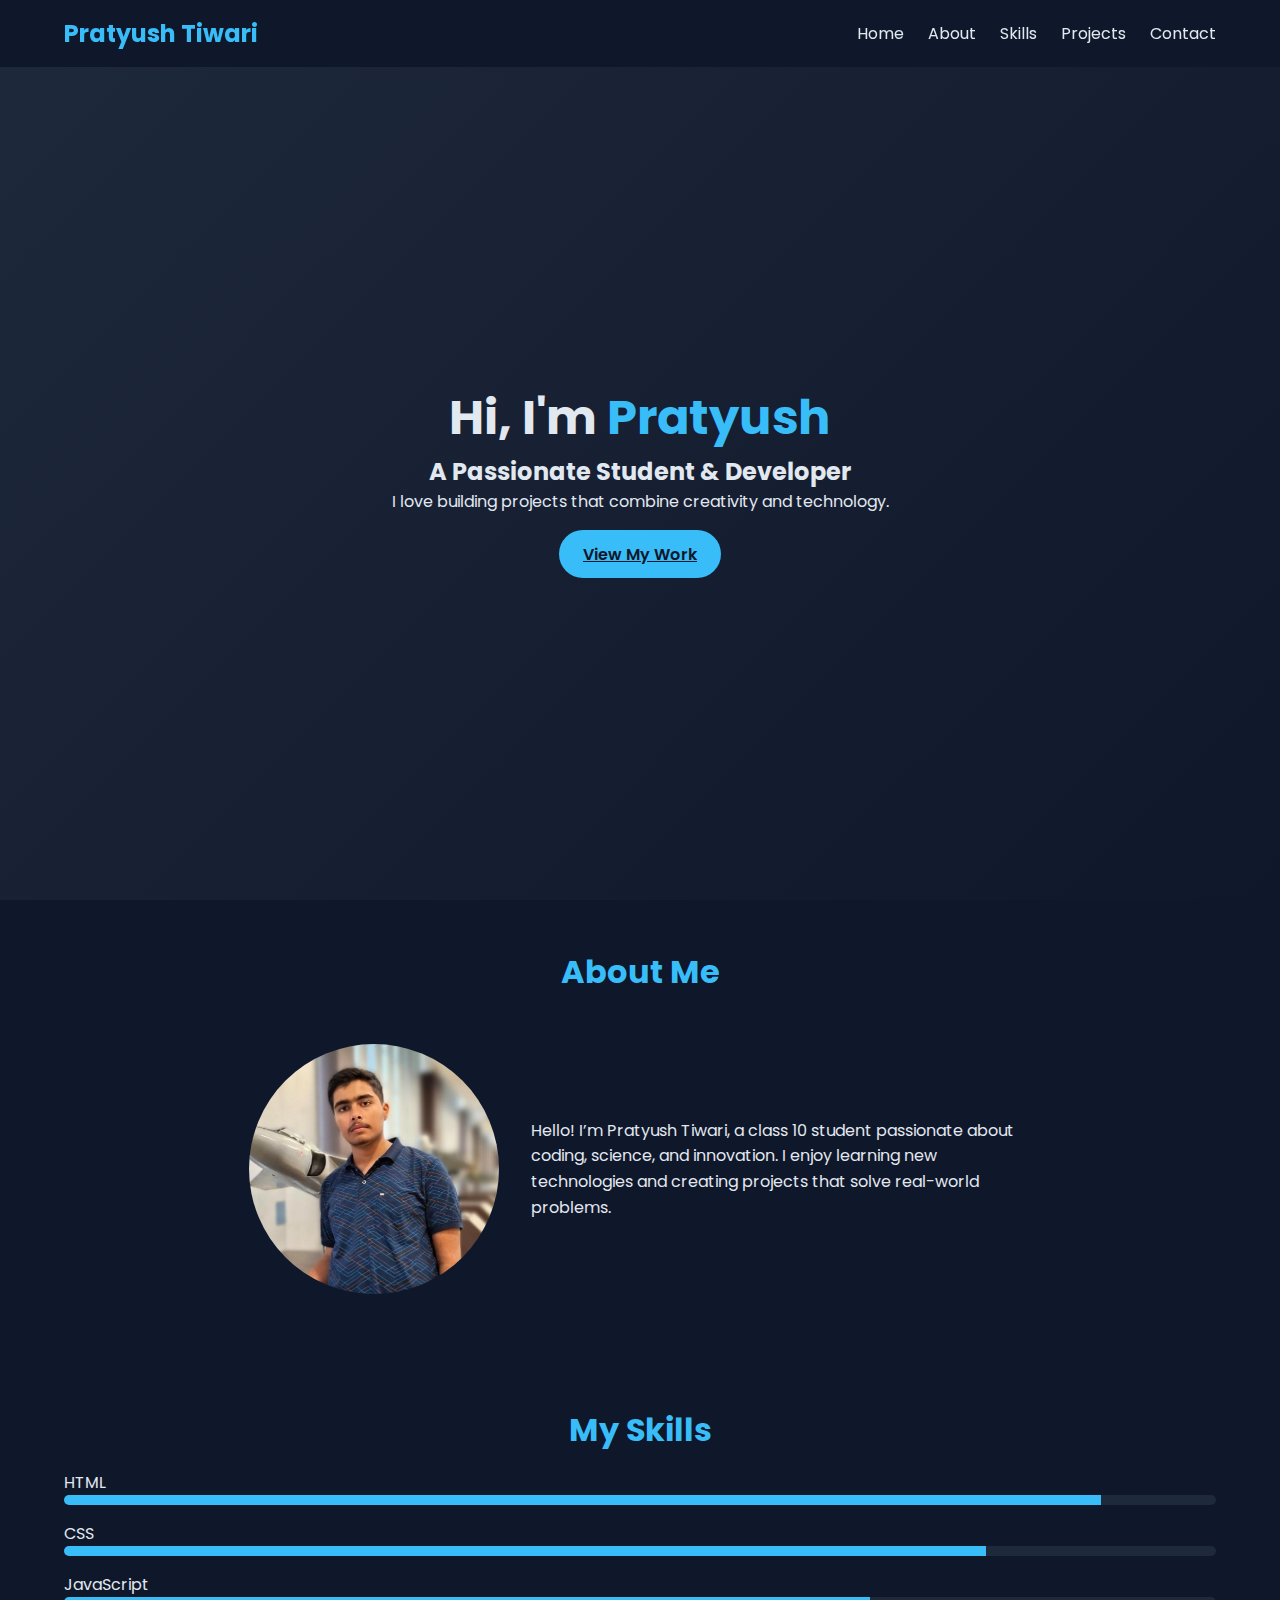
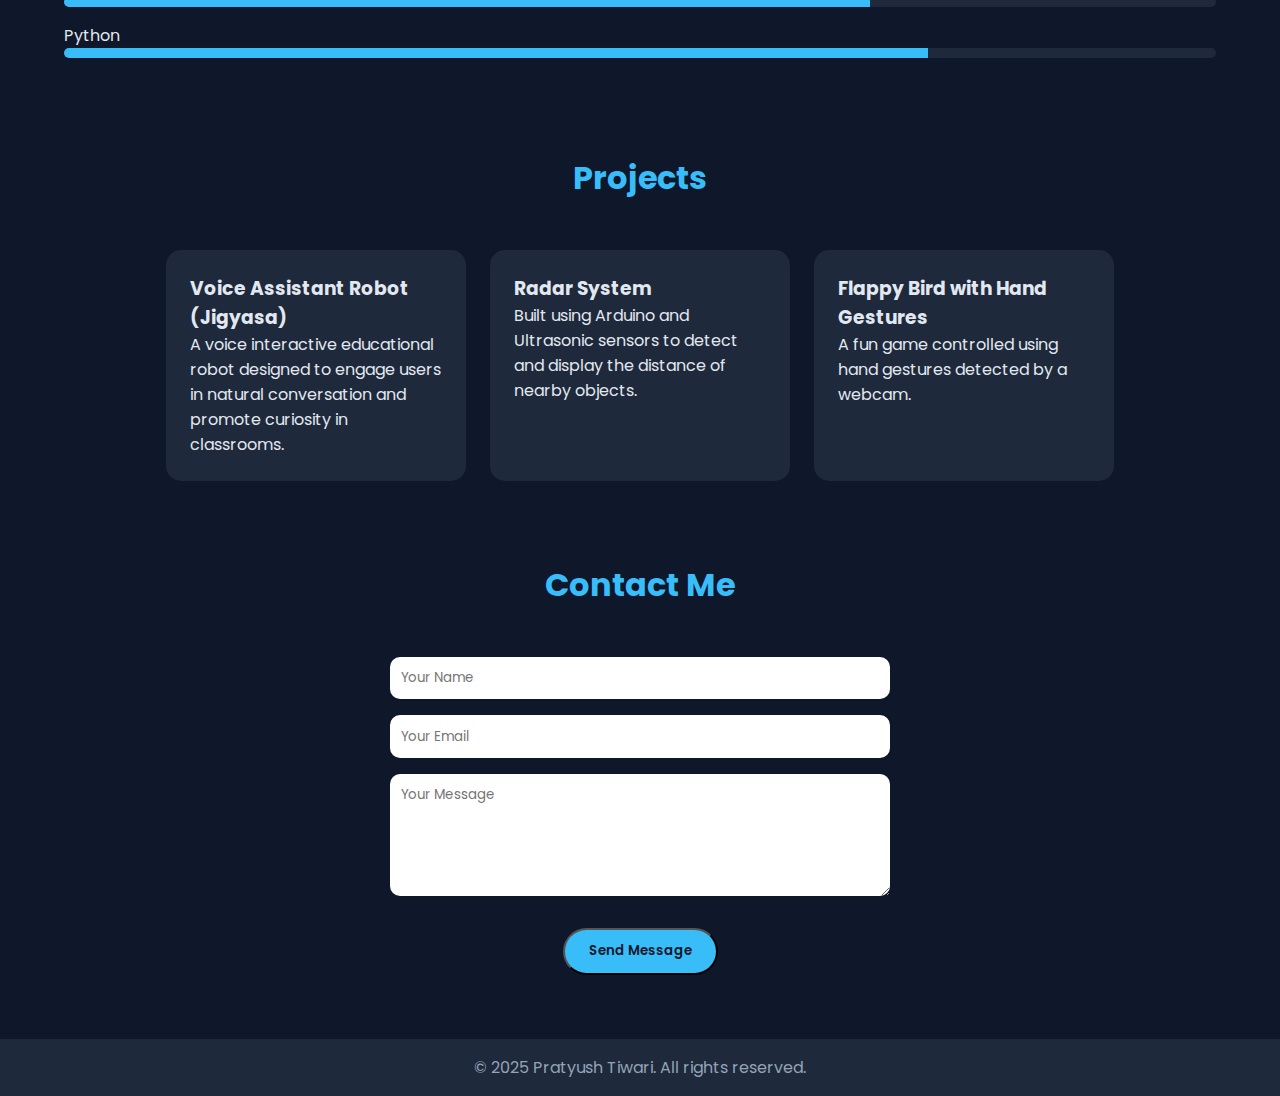
<file: index.html>
<!DOCTYPE html>
<html lang="en">
<head>
  <meta charset="UTF-8" />
  <meta name="viewport" content="width=device-width, initial-scale=1.0" />
  <title>Pratyush Tiwari | Portfolio</title>
  <link rel="stylesheet" href="style.css" />
</head>
<body>
  <header>
    <div class="logo">Pratyush Tiwari</div>
    <nav>
      <ul class="nav-links">
        <li><a href="#home">Home</a></li>
        <li><a href="#about">About</a></li>
        <li><a href="#skills">Skills</a></li>
        <li><a href="#projects">Projects</a></li>
        <li><a href="#contact">Contact</a></li>
      </ul>
    </nav>
  </header>

  <section id="home" class="home">
    <div class="home-content">
      <h1>Hi, I'm <span>Pratyush</span></h1>
      <h2>A Passionate Student & Developer</h2>
      <p>I love building projects that combine creativity and technology.</p>
      <a href="#projects" class="btn">View My Work</a>
    </div>
  </section>

  <section id="about" class="about">
    <h2 class="section-title">About Me</h2>
    <div class="about-container">
      <img src="WhatsApp Image 2025-06-14 at 14.13.31_a02c0e2b.jpg" alt="Profile Picture" />
      <div class="about-text">
        <p>
          Hello! I’m Pratyush Tiwari, a class 10 student passionate about
          coding, science, and innovation. I enjoy learning new technologies
          and creating projects that solve real-world problems.
        </p>
      </div>
    </div>
  </section>

  <section id="skills" class="skills">
    <h2 class="section-title">My Skills</h2>
    <div class="skill-bar">
      <p>HTML</p>
      <div class="bar"><span style="width: 90%;"></span></div>
    </div>
    <div class="skill-bar">
      <p>CSS</p>
      <div class="bar"><span style="width: 80%;"></span></div>
    </div>
    <div class="skill-bar">
      <p>JavaScript</p>
      <div class="bar"><span style="width: 70%;"></span></div>
    </div>
    <div class="skill-bar">
      <p>Python</p>
      <div class="bar"><span style="width: 75%;"></span></div>
    </div>
  </section>

  <section id="projects" class="projects">
    <h2 class="section-title">Projects</h2>
    <div class="project-container">
      <div class="project-card">
        <h3>Voice Assistant Robot (Jigyasa)</h3>
        <p>
          A voice interactive educational robot designed to engage users in
          natural conversation and promote curiosity in classrooms.
        </p>
      </div>
      <div class="project-card">
        <h3>Radar System</h3>
        <p>
          Built using Arduino and Ultrasonic sensors to detect and display the distance of nearby objects.
        </p>
        </p>
      </div>
      <div class="project-card">
        <h3>Flappy Bird with Hand Gestures</h3>
        <p>
          A fun game controlled using hand gestures detected by a webcam.
        </p>
      </div>
    </div>
  </section>

  <section id="contact" class="contact">
    <h2 class="section-title">Contact Me</h2>
    <form>
      <input type="text" placeholder="Your Name" required />
      <input type="email" placeholder="Your Email" required />
      <textarea placeholder="Your Message" rows="5" required></textarea>
      <button type="submit" class="btn">Send Message</button>
    </form>
  </section>

  <footer>
    <p>© 2025 Pratyush Tiwari. All rights reserved.</p>
  </footer>

  <script src="script.js"></script>
</body>
</html>
</file>
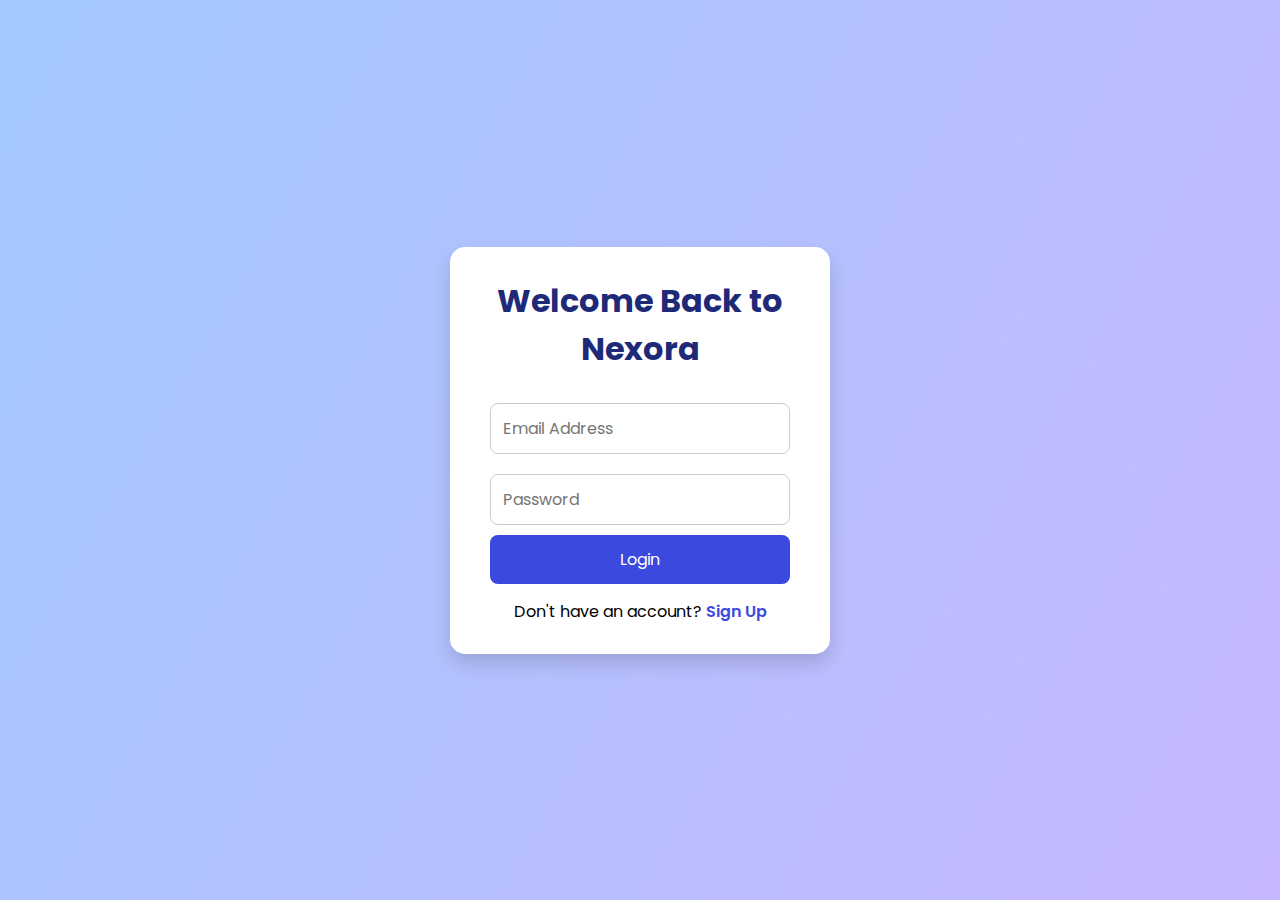
<file: login.html>
<!DOCTYPE html>
<html lang="en">
<head>
  <meta charset="UTF-8" />
  <meta name="viewport" content="width=device-width, initial-scale=1.0" />
  <title>Login - Nexora</title>
  <link rel="stylesheet" href="login.css" />
</head>
<body>
  <div class="container">
    <div class="form-box">
      <h1>Welcome Back to Nexora</h1>
      <form>
        <input type="email" placeholder="Email Address" required>
        <input type="password" placeholder="Password" required>
        <button type="submit">Login</button>
      </form>
      <p>Don't have an account? <a href="signup.html">Sign Up</a></p>
    </div>
  </div>
</body>
</html>
</file>
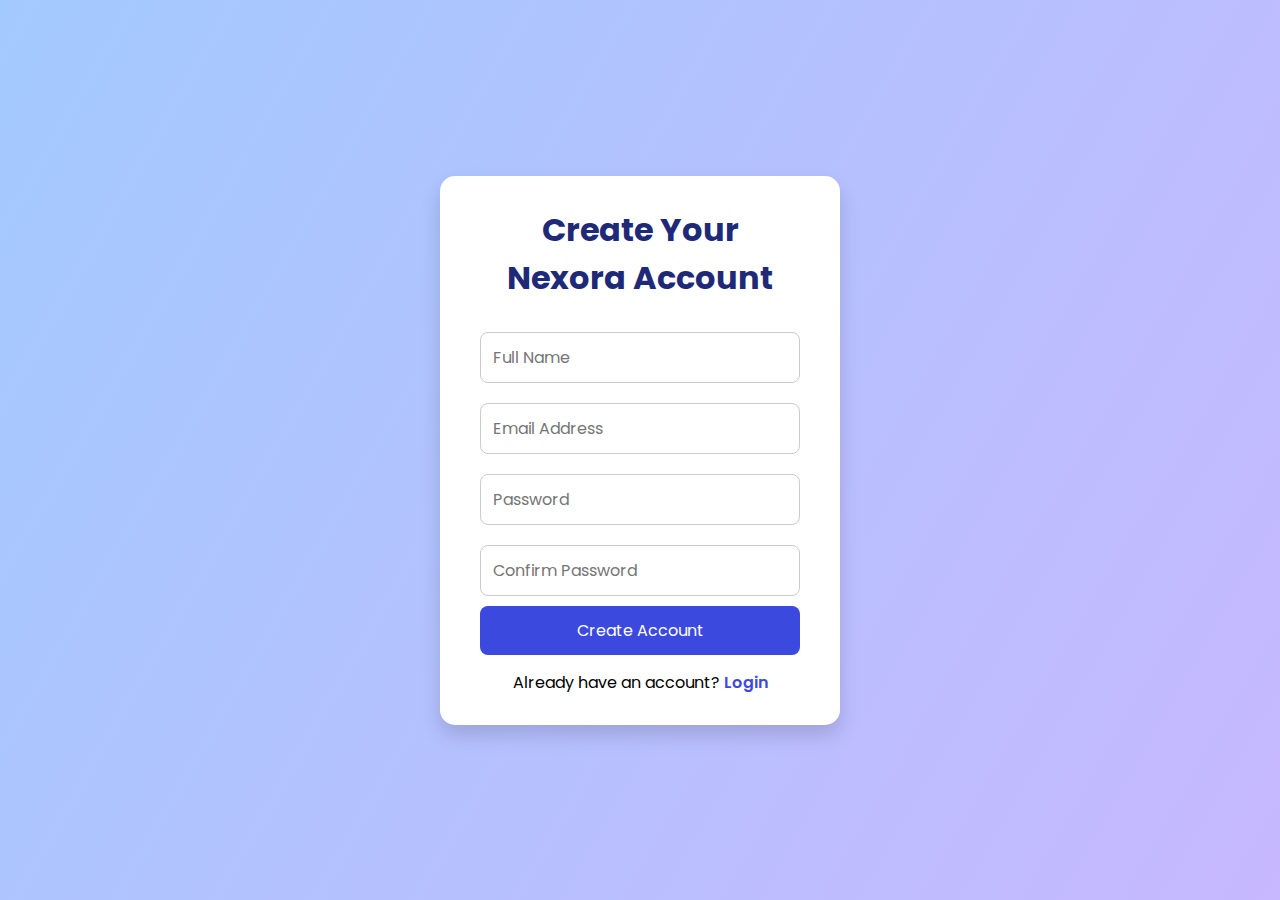
<file: signup.html>
<!DOCTYPE html>
<html lang="en">
<head>
  <meta charset="UTF-8" />
  <meta name="viewport" content="width=device-width, initial-scale=1.0" />
  <title>Sign Up - Nexora</title>
  <link rel="stylesheet" href="signup.css" />
</head>
<body>
  <div class="container">
    <div class="form-box">
      <h1>Create Your Nexora Account</h1>
      <form>
        <input type="text" placeholder="Full Name" required>
        <input type="email" placeholder="Email Address" required>
        <input type="password" placeholder="Password" required>
        <input type="password" placeholder="Confirm Password" required>
        <button type="submit">Create Account</button>
      </form>
      <p>Already have an account? <a href="login.html">Login</a></p>
    </div>
  </div>
</body>
</html>
</file>
<file: style.css>
@import url('https://fonts.googleapis.com/css2?family=Poppins:wght@400;600;700&display=swap');

* {
  margin: 0;
  padding: 0;
  box-sizing: border-box;
  scroll-behavior: smooth;
  font-family: 'Poppins', sans-serif;
}

body {
  background: #0f172a;
  color: #e2e8f0;
}

/* Header */
header {
  display: flex;
  justify-content: space-between;
  align-items: center;
  padding: 1rem 5%;
  background: rgba(15, 23, 42, 0.95);
  position: fixed;
  width: 100%;
  top: 0;
  z-index: 100;
}

.logo {
  font-size: 1.5rem;
  font-weight: 700;
  color: #38bdf8;
}

.nav-links {
  display: flex;
  gap: 1.5rem;
  list-style: none;
}

.nav-links a {
  color: #e2e8f0;
  text-decoration: none;
  transition: 0.3s;
}

.nav-links a:hover {
  color: #38bdf8;
}

/* Home Section */
.home {
  height: 100vh;
  display: flex;
  align-items: center;
  justify-content: center;
  text-align: center;
  background: linear-gradient(135deg, #1e293b, #0f172a);
  padding-top: 60px;
}

.home-content h1 {
  font-size: 3rem;
}

.home-content span {
  color: #38bdf8;
}

.btn {
  display: inline-block;
  background: #38bdf8;
  color: #0f172a;
  padding: 0.7rem 1.5rem;
  border-radius: 30px;
  margin-top: 1rem;
  font-weight: 600;
  transition: 0.3s;
}

.btn:hover {
  background: #0ea5e9;
}

/* Sections */
.section-title {
  text-align: center;
  font-size: 2rem;
  margin: 3rem 0 1rem;
  color: #38bdf8;
}

/* About */
.about-container {
  display: flex;
  justify-content: center;
  align-items: center;
  flex-wrap: wrap;
  gap: 2rem;
  padding: 2rem;
}

.about-container img {
  border-radius: 50%;
  width: 250px;
  height: 250px;
  object-fit: cover;
}

.about-text {
  max-width: 500px;
  line-height: 1.6;
}

/* Skills */
.skills {
  padding: 2rem 5%;
}

.skill-bar {
  margin-bottom: 1rem;
}

.bar {
  background: #1e293b;
  border-radius: 25px;
  overflow: hidden;
  height: 10px;
}

.bar span {
  display: block;
  height: 10px;
  background: #38bdf8;
}

/* Projects */
.project-container {
  display: flex;
  justify-content: center;
  flex-wrap: wrap;
  gap: 1.5rem;
  padding: 2rem 5%;
}

.project-card {
  background: #1e293b;
  padding: 1.5rem;
  border-radius: 15px;
  width: 300px;
  transition: 0.3s;
}

.project-card:hover {
  transform: scale(1.05);
  background: #334155;
}

/* Contact */
.contact form {
  display: flex;
  flex-direction: column;
  align-items: center;
  gap: 1rem;
  padding: 2rem;
}

.contact input,
.contact textarea {
  width: 80%;
  max-width: 500px;
  padding: 0.7rem;
  border: none;
  border-radius: 10px;
  outline: none;
}

footer {
  text-align: center;
  padding: 1rem;
  background: #1e293b;
  color: #94a3b8;
  margin-top: 2rem;
}
</file>
<file: login.css>
@import url('https://fonts.googleapis.com/css2?family=Poppins:wght@400;600&display=swap');

* {
  margin: 0;
  padding: 0;
  box-sizing: border-box;
  font-family: 'Poppins', sans-serif;
}

body {
  background: linear-gradient(120deg, #a3caff, #c7b8ff);
  display: flex;
  justify-content: center;
  align-items: center;
  min-height: 100vh;
}

.container {
  width: 380px;
  background: white;
  padding: 30px 40px;
  border-radius: 15px;
  box-shadow: 0 10px 20px rgba(0, 0, 0, 0.15);
}

.form-box h1 {
  text-align: center;
  margin-bottom: 20px;
  color: #1e2a78;
}

form input {
  width: 100%;
  padding: 12px;
  margin: 10px 0;
  border: 1px solid #ccc;
  border-radius: 8px;
  font-size: 1em;
}

button {
  width: 100%;
  background-color: #3b49df;
  color: white;
  border: none;
  padding: 12px;
  border-radius: 8px;
  cursor: pointer;
  font-size: 1em;
  transition: 0.3s;
}

button:hover {
  background-color: #2a36b1;
}

p {
  text-align: center;
  margin-top: 15px;
}

a {
  color: #3b49df;
  text-decoration: none;
  font-weight: 600;
}
</file>
<file: signup.css>
@import url('https://fonts.googleapis.com/css2?family=Poppins:wght@400;600&display=swap');

* {
  margin: 0;
  padding: 0;
  box-sizing: border-box;
  font-family: 'Poppins', sans-serif;
}

body {
  background: linear-gradient(120deg, #a3caff, #c7b8ff);
  display: flex;
  justify-content: center;
  align-items: center;
  min-height: 100vh;
}

.container {
  width: 400px;
  background: white;
  padding: 30px 40px;
  border-radius: 15px;
  box-shadow: 0 10px 20px rgba(0, 0, 0, 0.15);
}

.form-box h1 {
  text-align: center;
  margin-bottom: 20px;
  color: #1e2a78;
}

form input {
  width: 100%;
  padding: 12px;
  margin: 10px 0;
  border: 1px solid #ccc;
  border-radius: 8px;
  font-size: 1em;
}

button {
  width: 100%;
  background-color: #3b49df;
  color: white;
  border: none;
  padding: 12px;
  border-radius: 8px;
  cursor: pointer;
  font-size: 1em;
  transition: 0.3s;
}

button:hover {
  background-color: #2a36b1;
}

p {
  text-align: center;
  margin-top: 15px;
}

a {
  color: #3b49df;
  text-decoration: none;
  font-weight: 600;
}
</file>
